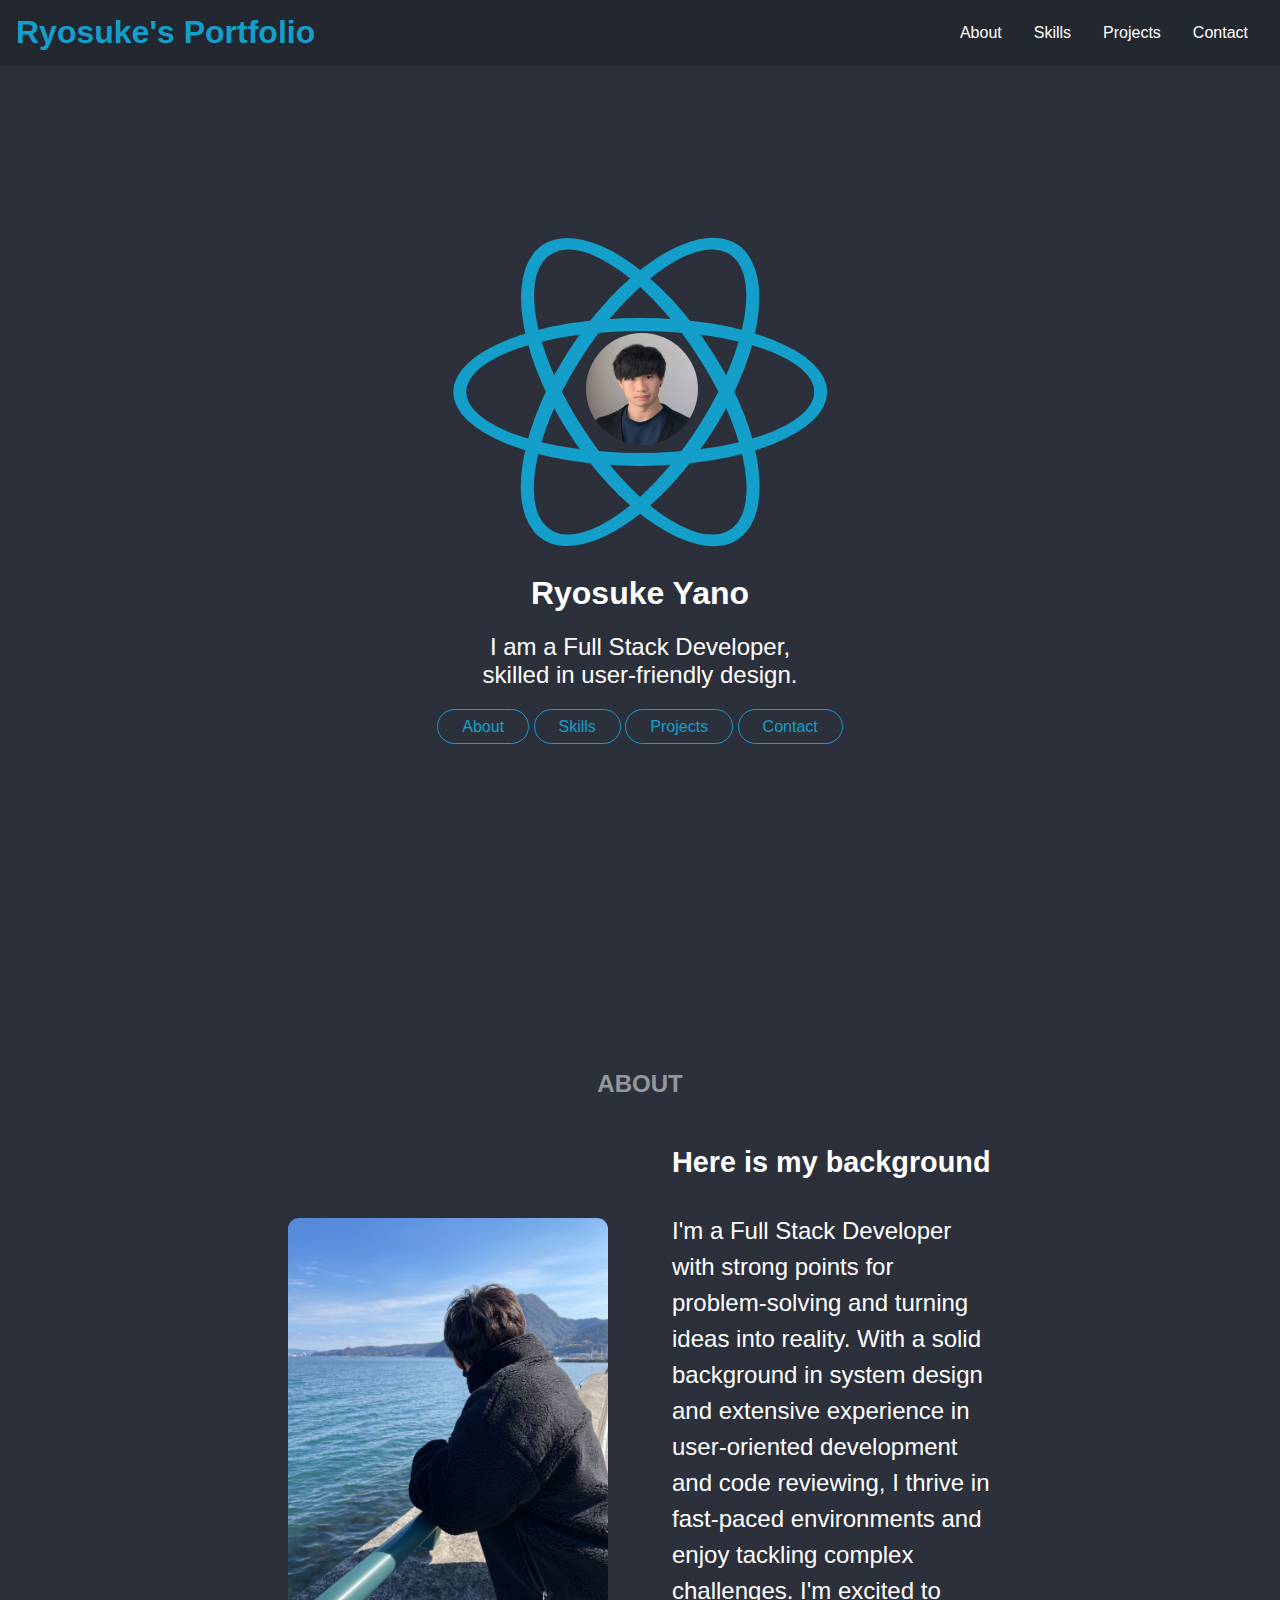
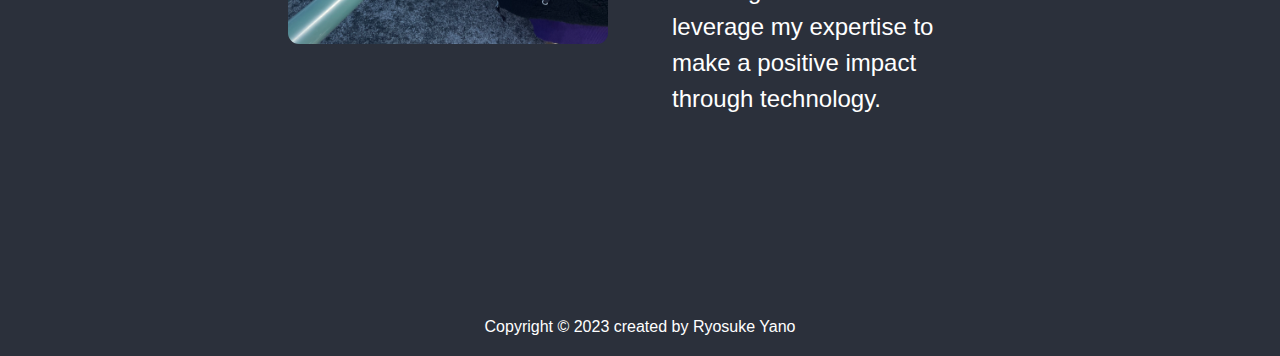
<file: index.html>
<!DOCTYPE html>
<html lang="en">
  <head>
    <meta charset="UTF-8" />
    <meta http-equiv="X-UA-Compatible" content="IE=edge" />
    <meta name="viewport" content="width=device-width, initial-scale=1.0" />
    <title>Top Page | Ryosuke's portfolio</title>
    <link rel="icon" type="image/x-icon" href="assets/icons/my-icon.png">
    <link rel="stylesheet" href="assets/css/styles.css" />
  </head>

  <body>
    <header>
      <nav class="top-nav">
        <h1><a href="index.html">Ryosuke's Portfolio</a></h1>
        <input id="menu-toggle" type="checkbox" />
        <label class='menu-button-container' for="menu-toggle">
          <div class='menu-button'></div>
        </label>
        <ul class="menu">
          <li><a href="index.html#about" class="nav-link">About</a></li>
          <li><a href="skills.html" class="nav-link">Skills</a></li>
          <li><a href="projects.html" class="nav-link">Projects</a></li>
          <li><a href="contact.html" class="nav-link">Contact</a></li>
        </ul>
      </nav>
    </header>

    <main>
      <section class="hero">
        <div class="hero-frame">
          <img
            src="assets/images/hero-image.jpg"
            alt="hero-image"
            loading="lazy"
            class="hero-img"
          />
          <div class="ellipse-1"></div>
          <div class="ellipse-2"></div>
          <div class="ellipse-3"></div>
        </div>
        <div class="about">
          <h3 class="about-title">Ryosuke Yano</h3>
          <p class="about-text">
            I am a Full Stack Developer,<br>
            skilled in user-friendly design.
          </p>
          <div class="about-btn-frame">
            <a class="about-btn" href="index.html#about">About</a>
            <a class="about-btn" href="skills.html">Skills</a>
            <a class="about-btn" href="projects.html">Projects</a>
            <a class="about-btn" href="contact.html">Contact</a>
          </div>
        </div>
      </section>
      <section id="about" class="about-detail">
        <h2>ABOUT</h2>
        <div class="about-detail-frame">
          <img
            src="assets/images/about-image.jpg"
            alt="about-image"
            loading="lazy"
            class="about-img"
          />
          <div>
            <h3>Here is my background</h3>
            <br>
            <p>
              I'm a Full Stack Developer with strong points for problem-solving and turning ideas into reality. With a solid background in system design and extensive experience in user-oriented development and code reviewing, I thrive in fast-paced environments and enjoy tackling complex challenges. I'm excited to leverage my expertise to make a positive impact through technology.
            </p>
          </div>
        </div>
      </section>
    </main>

    <footer>
      <p>Copyright &copy; 2023 created by Ryosuke Yano</p>
    </footer>
  </body>
</html>
</file>
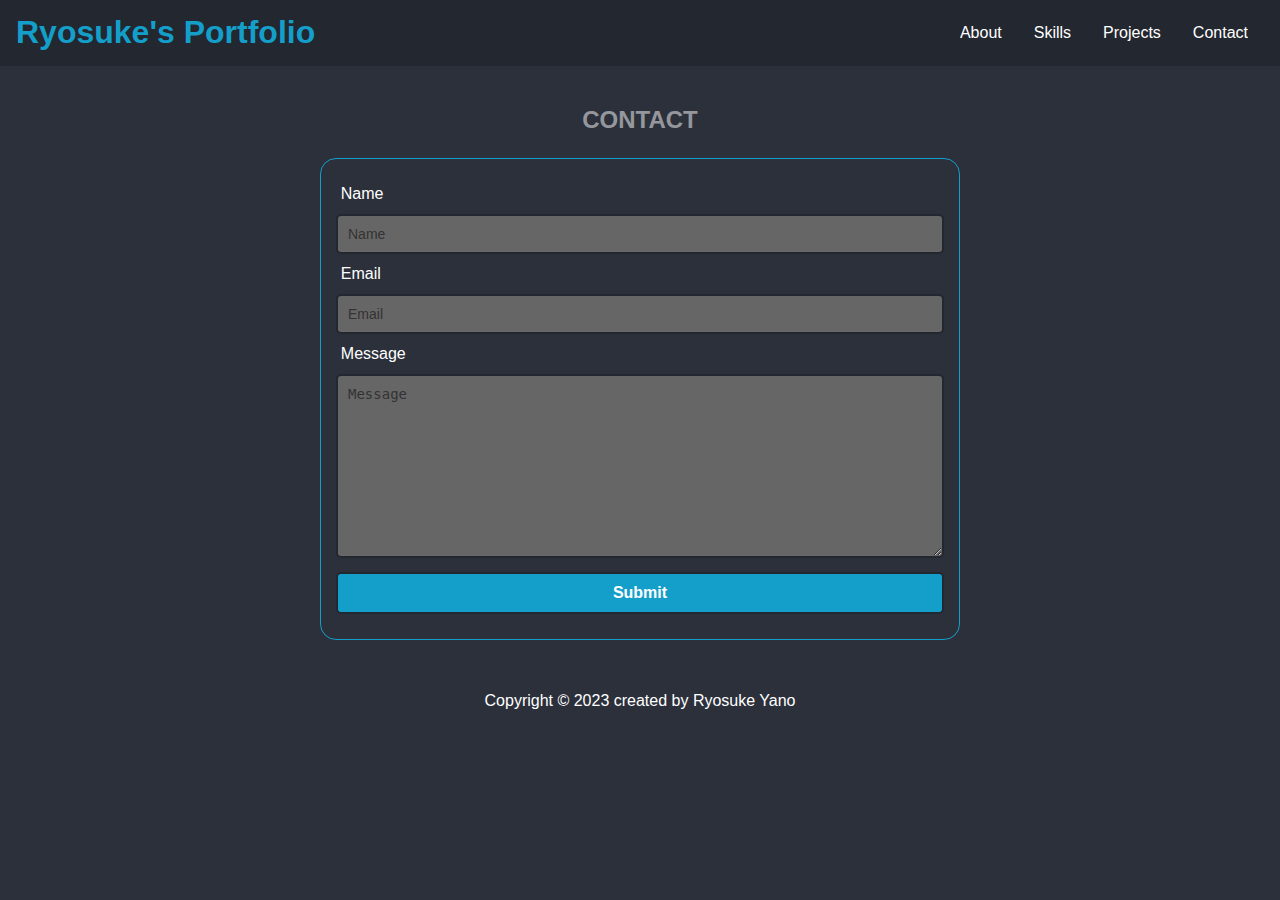
<file: contact.html>
<!DOCTYPE html>
<html lang="en">
  <head>
    <meta charset="UTF-8" />
    <meta http-equiv="X-UA-Compatible" content="IE=edge" />
    <meta name="viewport" content="width=device-width, initial-scale=1.0" />
    <link rel="stylesheet" href="assets/css/styles.css" />
    <link rel="icon" type="image/x-icon" href="assets/icons/my-icon.png">
    <title>Contact Page | Ryosuke's portfolio</title>
  </head>

  <body>
    <header>
      <nav class="top-nav">
        <h1><a href="index.html">Ryosuke's Portfolio</a></h1>
        <input id="menu-toggle" type="checkbox" />
        <label class='menu-button-container' for="menu-toggle">
          <div class='menu-button'></div>
        </label>
        <ul class="menu">
          <li><a href="index.html#about" class="nav-link">About</a></li>
          <li><a href="skills.html" class="nav-link">Skills</a></li>
          <li><a href="projects.html" class="nav-link">Projects</a></li>
          <li><a href="contact.html" class="nav-link">Contact</a></li>
        </ul>
      </nav>
    </header>

    <main>
      <section class="contact" id="contact">
        <h2>CONTACT</h2>
        <div class="contact-form-container">
          <div class="contact-form">
            <form action="mailto:athegl018891@gmail.com" method="get" enctype="text/plain">
              <div class="name-email-form">
                <div class="form-control">
                  <label for="name">Name</label>
                  <input
                    type="text"
                    id="name"
                    name="sender-name"
                    placeholder="Name"
                    class="input-field"
                    required
                  />
                </div>
                <div class="form-control">
                  <label for="email">Email</label>
                  <input
                    type="email"
                    id="email"
                    name="sender-email"
                    placeholder="Email"
                    class="input-field"
                    required
                  />
                </div>
              </div>
              <div class="form-control">
                <label for="message">Message</label>
                <textarea
                  id="message"
                  cols="60"
                  rows="10"
                  placeholder="Message"
                  name="body"
                  class="input-field"
                  required
                ></textarea>
              </div>
              <input
                type="submit"
                value="Submit"
                id="submit-btn"
                class="submit-btn"
              />
            </form>
          </div>
        </div>
      </section>
    </main>

    <footer>
      <p>Copyright &copy; 2023 created by Ryosuke Yano</p>
    </footer>
  </body>
</html>
</file>
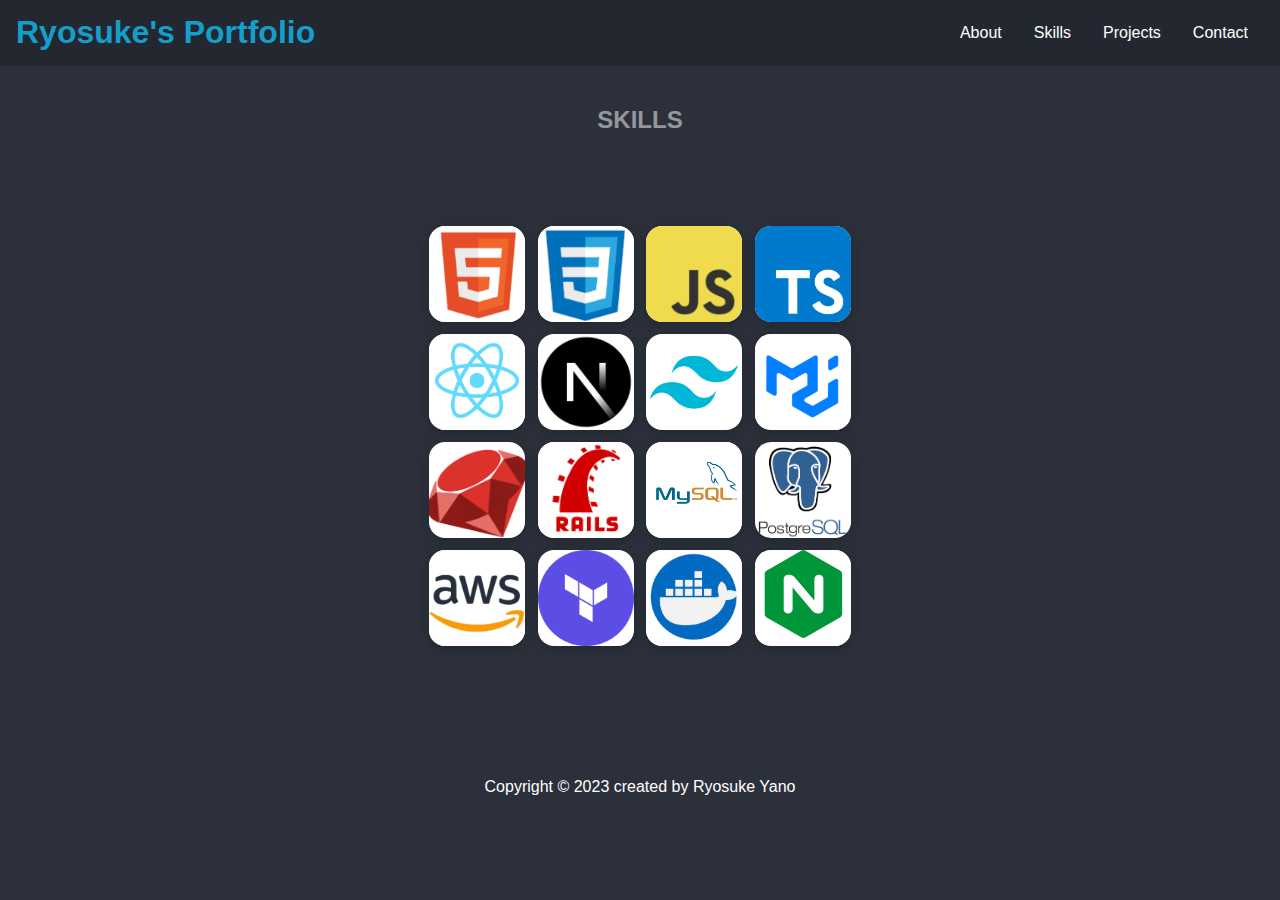
<file: skills.html>
<!DOCTYPE html>
<html lang="en">
  <head>
    <meta charset="UTF-8" />
    <meta http-equiv="X-UA-Compatible" content="IE=edge" />
    <meta name="viewport" content="width=device-width, initial-scale=1.0" />

    <link rel="stylesheet" href="assets/css/styles.css" />
    <link rel="icon" type="image/x-icon" href="assets/icons/my-icon.png">
    <title>Skills Page | Ryosuke's portfolio</title>
  </head>

  <body>
    <header>
      <nav class="top-nav">
        <h1><a href="index.html">Ryosuke's Portfolio</a></h1>
        <input id="menu-toggle" type="checkbox" />
        <label class='menu-button-container' for="menu-toggle">
          <div class='menu-button'></div>
        </label>
        <ul class="menu">
          <li><a href="index.html#about" class="nav-link">About</a></li>
          <li><a href="skills.html" class="nav-link">Skills</a></li>
          <li><a href="projects.html" class="nav-link">Projects</a></li>
          <li><a href="contact.html" class="nav-link">Contact</a></li>
        </ul>
      </nav>
    </header>

    <main>
      <section id="skills" class="skills">
        <h2 class="skill-header">SKILLS</h2>
        <div class="skills-wrapper">
          <div>
            <img
              src="assets/icons/html.png"
              alt=""
              loading="lazy"
              class="icon icon-card"
            />
            <img
              src="assets/icons/css.png"
              alt=""
              loading="lazy"
              class="icon icon-card"
            />
            <img
              src="assets/icons/javascript.png"
              alt=""
              loading="lazy"
              class="icon icon-card"
            />
            <img
              src="assets/icons/typescript.png"
              alt=""
              loading="lazy"
              class="icon icon-card"
            />
          </div>
          <div>
            <img
              src="assets/icons/react.png"
              alt=""
              loading="lazy"
              class="icon icon-card"
            />
            <img
              src="assets/icons/next.png"
              alt=""
              loading="lazy"
              class="icon icon-card"
            />
            <img
              src="assets/icons/tailwindcss.png"
              alt=""
              loading="lazy"
              class="icon icon-card"
            />
            <img
              src="assets/icons/mui.png"
              alt=""
              loading="lazy"
              class="icon icon-card"
            />
          </div>
          <div>
            <img
              src="assets/icons/ruby.png"
              alt=""
              loading="lazy"
              class="icon icon-card"
            />
            <img
              src="assets/icons/rails.png"
              alt=""
              loading="lazy"
              class="icon icon-card"
            />
            <img
              src="assets/icons/mysql.png"
              alt=""
              loading="lazy"
              class="icon icon-card"
            />
            <img
              src="assets/icons/postgresql.png"
              alt=""
              loading="lazy"
              class="icon icon-card"
            />
          </div>
          <div>
            <img
              src="assets/icons/aws.png"
              alt=""
              loading="lazy"
              class="icon icon-card"
            />
            <img
              src="assets/icons/terraform.png"
              alt=""
              loading="lazy"
              class="icon icon-card"
            />
            <img
              src="assets/icons/docker.png"
              alt=""
              loading="lazy"
              class="icon icon-card"
            />
            <img
              src="assets/icons/nginx.png"
              alt=""
              loading="lazy"
              class="icon icon-card"
            />
          </div>
        </div>
      </section>
    </main>

    <footer>
      <p>Copyright &copy; 2023 created by Ryosuke Yano</p>
    </footer>
  </body>
</html>
</file>
<file: assets/css/styles.css>
html {
  scroll-behavior: smooth;
}

* {
  margin: 0;
  padding: 0;
  box-sizing: border-box;
}

h1 > a {
  color: #149ECA;
}

h2 {
  color: rgba(255, 255, 255, 0.5);
}

h3, p {
  color: #fff;
}

ul {
  list-style-type: none;
}

a {
  text-decoration: none;
  color: #fff;
}

a:hover {
  color: #149ECA;
}

body {
  font-family: sans-serif;
  background: #2b303b;
}

/* Navbar */

header {
  position: sticky;
  top: 0;
  z-index: 1;
}

.top-nav {
  display: flex;
  flex-direction: row;
  align-items: center;
  justify-content: space-between;
  background-color: #149ECA;
  background: #23272f;
  color: #FFF;
  height: 4.1rem;
  padding: 1em;
}

.menu {
  display: flex;
  flex-direction: row;
  list-style-type: none;
  margin: 0;
  padding: 0;
}

.menu > li {
  margin: 0 1rem;
  overflow: hidden;
}

.menu-button-container {
  display: none;
  height: 100%;
  width: 30px;
  cursor: pointer;
  flex-direction: column;
  justify-content: center;
  align-items: center;
}

#menu-toggle {
  display: none;
}

.menu-button,
.menu-button::before,
.menu-button::after {
  display: block;
  background-color: #fff;
  position: absolute;
  height: 4px;
  width: 30px;
  transition: transform 400ms cubic-bezier(0.23, 1, 0.32, 1);
  border-radius: 2px;
}

.menu-button::before {
  content: '';
  margin-top: -8px;
}

.menu-button::after {
  content: '';
  margin-top: 8px;
}

#menu-toggle:checked + .menu-button-container .menu-button::before {
  margin-top: 0px;
  transform: rotate(405deg);
}

#menu-toggle:checked + .menu-button-container .menu-button {
  background: #23272f
}

#menu-toggle:checked + .menu-button-container .menu-button::after {
  margin-top: 0px;
  transform: rotate(-405deg);
}

/* Hero */

.hero {
  min-height: 100vh;
  display: flex;
  flex-direction: column;
  align-items: center;
  justify-content: center;
  gap: 2.5rem;
  max-width: 68.75rem;
  margin: auto;
}

.hero img {
  position: absolute;
  top: 8.0rem;
  left: 8.6rem;
  height: 7rem;
  width: 7rem;
  border-radius: 50%;
}

.hero-frame {
  position: relative;
  width: 24rem;
  height: 20rem;
}

.ellipse-1 {
  position: absolute;
  top: 0rem;
  left: 7.4rem;
  box-sizing: border-box;
  width: 148.29px;
  height: 374.19px;
  border: 13px solid #149ECA;
  border-radius: 50%;
  transform: matrix(0, 1, -1, 0, 0, 0);
}

.ellipse-2 {
  position: absolute;
  top: 0rem;
  left: 7.4rem;
  box-sizing: border-box;
  width: 148.29px;
  height: 374.19px;
  border: 13px solid #149ECA;
  border-radius: 50%;
  transform: matrix(-1, 0.5, -0.5, -0.8, 0, 0);
}

.ellipse-3 {
  position: absolute;
  top: 0rem;
  left: 7.4rem;
  box-sizing: border-box;
  width: 148.29px;
  height: 374.19px;
  border: 13px solid #149ECA;
  border-radius: 50%;
  transform: matrix(1, 0.5, -0.5, 0.8, 0, 0);
}

/* About */

.about {
  max-width: 50rem;
  padding: 0.625rem;
  text-align: center;
}

.about h3 {
  font-size: 2rem;
  margin-bottom: 16px;
}

.about p {
  font-size: 1.5rem;
  font-weight: 300;
  padding: 0.3rem 0;
}

.about-btn {
  width: 6.6rem;
  box-sizing: border-box;
  border: 1px solid #149ECA;
  border-radius: 24px;
  background-color: #2b303b;
  color: #149ECA;
  padding: 0.5rem 1.5rem;
  font-size: 1rem;
  transition: 0.3s;
  cursor: pointer;
}

.about-btn-frame {
  padding: 1.5rem;
  padding-bottom: 5rem;
}

.about-btn:hover {
  background-color: #149ECA;
  color: #fff;
}

.about-detail {
  min-height: 100vh;
  margin: auto;
  padding: 0 10rem;
  width: 80%;
}

.about-detail h2 {
  padding-top: 6.5rem;
  margin-bottom: 3rem;
  text-align: center;
}

.about-detail h3 {
  font-size: 1.8rem;
  margin-bottom: 16px;
}

.about-detail p {
  line-height: 1.5;
  font-size: 1.5rem;
}

.about-detail img {
  width: 20rem;
  border-radius: 11px;
}

.about-detail-frame {
  display: flex;
  flex-direction: row;
  justify-content: center;
  align-items: center;
  gap: 4rem;
}

/* Skills */

.skills {
  max-width: 68.75rem;
  margin: auto;
  text-align: center;
  margin-top: 2.5rem;
}

.skill-header {
  margin-bottom: 1rem;
}

.skills-wrapper {
  padding: 4.5rem;
}

.skills-wrapper img {
  object-fit: cover;
}

.icon {
  width: 6rem;
  height: 6rem;
}

.icon-card {
  background-color: #fff;
  border-radius: 16px;
  box-shadow: 0 3px 10px #23272f;
  margin: 4px;
}

.skills-wrapper img:hover {
  transform: scale(1.1);
  transition: 0.3s;
}
/* Project */

.projects {
  background-color: #2b303b;
  margin-top: 2.5rem;
}

.project-image {
  width: 16rem;
  object-fit: cover;
}

.projects-container {
  display: flex;
  flex-direction: column;
  align-items: center;
  justify-content: center;
  padding: 0.8rem;
}

.projects-title {
  text-align: center;
}

.project-container {
  display: flex;
  align-items: center;
  justify-content: center;
  text-align: left;
  width: 40rem;
  padding: 1rem;
}

.project-container p {
  padding: 0.4rem;
}

.project-frame {
  width: 24rem;
  padding-left: 32px;
}

.project-title {
  padding-left: 4px;
  text-decoration: underline;
  text-decoration-color: #fff;
  text-decoration-thickness: 2px;
}


.project-title span {
  transform: rotate(-45deg);
  display: inline-block;
}

.project-details {
  font-size: 0.8rem;
  font-weight: 300;
}

.project-tech-stacks {
  font-size: small;
}

.project-card {
  background-color: #2b303b;
  border-radius: 11px;
  border: 1px solid #d6d6d6;
  padding: 20px;
  margin: 10px;
}

.project-card:hover {
  background-color: #23272f;
  border: 1px solid #149ECA;
  color: #149ECA;
  text-decoration-color: #149ECA;
}

.project-card:hover .project-title {
  color: #149ECA;
  text-decoration-color: #149ECA;
}

.project-card:hover .project-title span {
  transform: rotate(-45deg) translate3d(2px, 0, 3px);
  transition: 0.2s;
}

/* Contact */

.contact {
  margin-top: 2.5rem;
}

.contact h2 {
  text-align: center;
  margin-bottom: 24px;
}

.contact-form-container {
  max-width: 40rem;
  margin: 0 auto;
  padding: 0.938rem;
  border-radius: 16px;
  border: 1px solid #149ECA;
}

.contact-form-container label {
  line-height: 2.5em;
  color: #fff;
  padding: 0.3rem;
}

.contact-form-container textarea {
  min-height: 6.25rem;
  font-size: 14px;
}

.contact-form-container .input-field {
  width: 100%;
  padding: 10px;
  border-radius: 5px;
  background-color: #666666;
  border: 2px solid #23272f;
  color: #fff;
  font-size: 0.875rem;
  outline: none;
}

.input-field::placeholder {
  color: #333;
}

.submit-btn {
  width: 100%;
  padding: 10px;
  margin: 10px 0;
  background-color: #149ECA;
  border: 2px solid #23272f;
  border-radius: 5px;
  font-size: 1rem;
  font-weight: bold;
  transition: 0.3s;
  color: #fff;
}

.submit-btn:hover {
  background-color: #0f5870;
  border: 2px solid #23272f;
  cursor: pointer;
}

footer {
  background-color: #2b303b;
  padding: 1.25rem;
  text-align: center;
  margin: 2rem 0 0;
}



/* Responsive */


/* Tablet */

@media screen and (max-width: 720px) {

  /* Navbar */

  .menu-button-container {
    display: flex;
  }
  .menu {
    position: absolute;
    top: 30px;
    margin-top: 2.2rem;
    left: 0;
    flex-direction: column;
    width: 100%;
    justify-content: center;
    align-items: center;
  }
  #menu-toggle ~ .menu li {
    height: 0;
    margin: 0;
    padding: 0;
    border: 0;
    transition: height 400ms cubic-bezier(0.23, 1, 0.32, 1);
  }
  #menu-toggle:checked ~ .menu li {
    border: 0.5px solid #333;
    height: 2.5em;
    padding: 0.5em;
    transition: height 400ms cubic-bezier(0.23, 1, 0.32, 1);
  }
  .menu > li {
    display: flex;
    justify-content: center;
    margin: 0;
    padding: 0.5em 0;
    width: 100%;
    color: #fff;
    background-color: #23272f;
  }
  .menu > li:not(:last-child) {
    border-bottom: 1px solid #444;
  }

  .burger-menu {
    display: block;
  }

  .burger-menu path {
    fill: #fff;
  }

  /* Hero */
  .hero {
    margin-top: -4rem;
    flex-direction: column;
    gap: 0;
  }

  .hero img {
    position: absolute;
    top: 6.2rem;
    left: 8.3rem;
    height: 5.5rem;
    width: 5.5rem;
    border-radius: 50%;
  }

  .hero-frame {
    position: relative;
    width: 22rem;
    height: 24rem;
  }

  .ellipse-1 {
    position: absolute;
    top: 0rem;
    left: 7.4rem;
    box-sizing: border-box;
    width: 7rem;
    height: 18rem;
    border: 10px solid #149ECA;
    border-radius: 50%;
    transform: matrix(0, 1, -1, 0, 0, 0);
  }

  .ellipse-2 {
    position: absolute;
    top: 0rem;
    left: 7.7rem;
    box-sizing: border-box;
    width: 7rem;
    height: 18rem;
    border: 10px solid #149ECA;
    border-radius: 50%;
    transform: matrix(-1, 0.5, -0.5, -0.8, 0, 0);
  }

  .ellipse-3 {
    position: absolute;
    top: 0rem;
    left: 7.4rem;
    box-sizing: border-box;
    width: 7rem;
    height: 18rem;
    border: 10px solid #149ECA;
    border-radius: 50%;
    transform: matrix(1, 0.5, -0.5, 0.8, 0, 0);
  }

  .about-btn-frame {
    padding-top: 1.5rem;
  }

  .about-btn {
    display: inline-block;
    margin: 2px;
  }

  .about p {
    font-size: 1.3rem;
  }

  /* About */
  .about {
    margin-top: -7rem;
    width: 20.5rem;
  }

  .about-detail {
    width: 100%;
    padding: 2rem;
  }

  .about-detail-frame {
    width: 100%;
    padding: 1rem;
    flex-direction: column;
  }

  .about-detail img {
    width: 15rem;
    height: 18rem;
  }

  .about-detail h3 {
    font-size: 1.2rem;
    margin-bottom: 0;
  }

  .about-detail p {
    font-size: 0.8rem;
  }

  .icon {
    width: 3.8rem;
    height: 3.8rem;
    border-radius: 8px;
  }

  /* Project */
  .projects-container {
    flex-direction: column;
  }

  .project-container {
    flex-direction: column;
    width: 25rem;
  }

  .project-title {
    padding-top: 16px;
  }

  /* Contact */
  .contact-form-container {
    max-width: 23.75rem;
  }
}


/* Mobile */

@media screen and (max-width: 420px) {

  h1, h2 {
    font-size: 1.2rem;
  }

  /* Hero */

  .hero img {
    position: absolute;
    top: 7.2rem;
    left: 8.8rem;
    height: 5.5rem;
    width: 5.5rem;
    border-radius: 50%;
  }

  .hero h3 {
    padding-top: 1.5rem;
    font-size: 1.5rem;
  }

  .hero p {
    font-size: 1rem;
  }

  .hero-frame {
    position: relative;
    width: 100%;
    height: 16rem;
  }

  .ellipse-1 {
    position: absolute;
    top: 1rem;
    left: 8rem;
    box-sizing: border-box;
    width: 7rem;
    height: 18rem;
    border: 10px solid #149ECA;
    border-radius: 50%;
    transform: matrix(0, 1, -1, 0, 0, 0);
  }

  .ellipse-2 {
    position: absolute;
    top: 1rem;
    left: 8rem;
    box-sizing: border-box;
    width: 7rem;
    height: 18rem;
    border: 10px solid #149ECA;
    border-radius: 50%;
    transform: matrix(-1, 0.5, -0.5, -0.8, 0, 0);
  }

  .ellipse-3 {
    position: absolute;
    top: 1rem;
    left: 8rem;
    box-sizing: border-box;
    width: 7rem;
    height: 18rem;
    border: 10px solid #149ECA;
    border-radius: 50%;
    transform: matrix(1, 0.5, -0.5, 0.8, 0, 0);
  }

  .about-btn-frame {
    padding-top: 1.5rem;
  }

  .about-btn {
    display: inline-block;
    margin: 2px;
  }

  /* About */

  .about {
    padding-top: 7.5rem;
    width: 100%;
  }

  .about-detail {
    width: 100%;
    padding: 1rem;
  }

  .about-detail-frame {
    width: 100%;
    padding: 1rem;
    flex-direction: column;
  }

  .about-detail img {
    width: 7.5rem;
    height: 8.5rem;
  }

  .about-detail h3 {
    font-size: 1.4rem;
    margin-bottom: 0;
  }

  .about-detail p {
    font-size: small;
  }

  .icon {
    width: 2.5rem;
    height: 2.5rem;
    border-radius: 8px;
  }

  /* Project */

  .project-container {
    width: 17.875rem;
  }

  .project-frame {
    width: 17.875rem;
    padding: 16px;
  }

  /* Contact */

  .contact-form-container {
    max-width: 17.75rem;
  }

  .name-email-form {
    display: grid;
    grid-template-columns: 1fr 1fr;
  }
}
</file>
